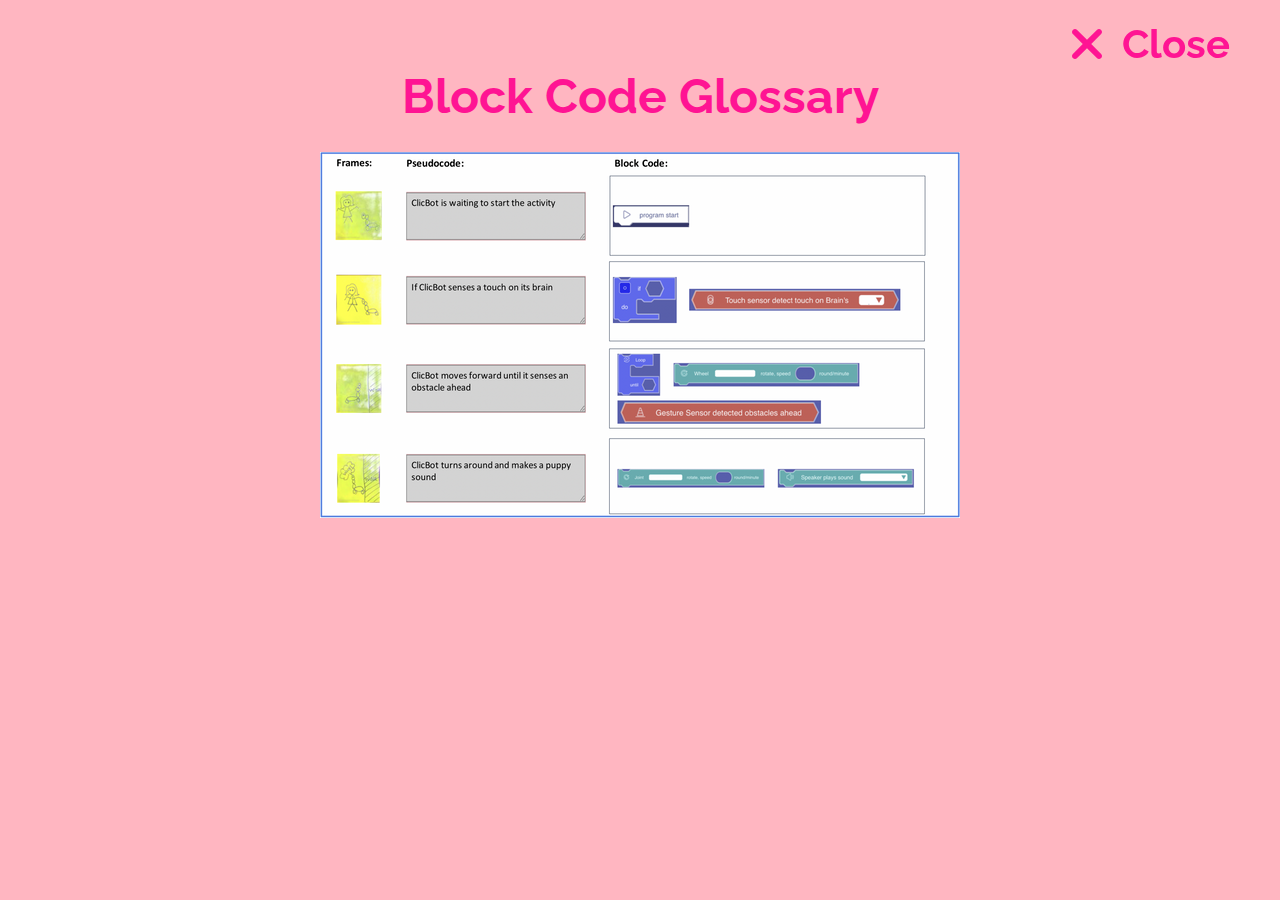
<file: myturn/block-glossary.htm>
<!DOCTYPE html>
<html>

<head>
    <meta charset="utf-8">
    <meta name="viewport" content="width=device-width, initial-scale=1">
    <title>MyTurn - Block Code Glossary</title>
    <link rel="stylesheet" type="text/css" href="style.css">
    <link rel="icon" type="image/x-icon" href="assets/images/favicon.png">
</head>

<body>
    <div class="glossary-section">
        <div class="close-glossary">
            <svg xmlns="http://www.w3.org/2000/svg" viewBox="0 0 320 512">
                <!--! Font Awesome Pro 6.1.1 by @fontawesome - https://fontawesome.com License - https://fontawesome.com/license (Commercial License) Copyright 2022 Fonticons, Inc. -->
                <path d="M310.6 361.4c12.5 12.5 12.5 32.75 0 45.25C304.4 412.9 296.2 416 288 416s-16.38-3.125-22.62-9.375L160 301.3L54.63 406.6C48.38 412.9 40.19 416 32 416S15.63 412.9 9.375 406.6c-12.5-12.5-12.5-32.75 0-45.25l105.4-105.4L9.375 150.6c-12.5-12.5-12.5-32.75 0-45.25s32.75-12.5 45.25 0L160 210.8l105.4-105.4c12.5-12.5 32.75-12.5 45.25 0s12.5 32.75 0 45.25l-105.4 105.4L310.6 361.4z" /></svg>
            <span>Close</span>
        </div>
        <h1 class="main-title">Block Code Glossary</h1>
        <img src="assets/images/block-code-glossary.png">
    </div>
</body>

</html>
</file>
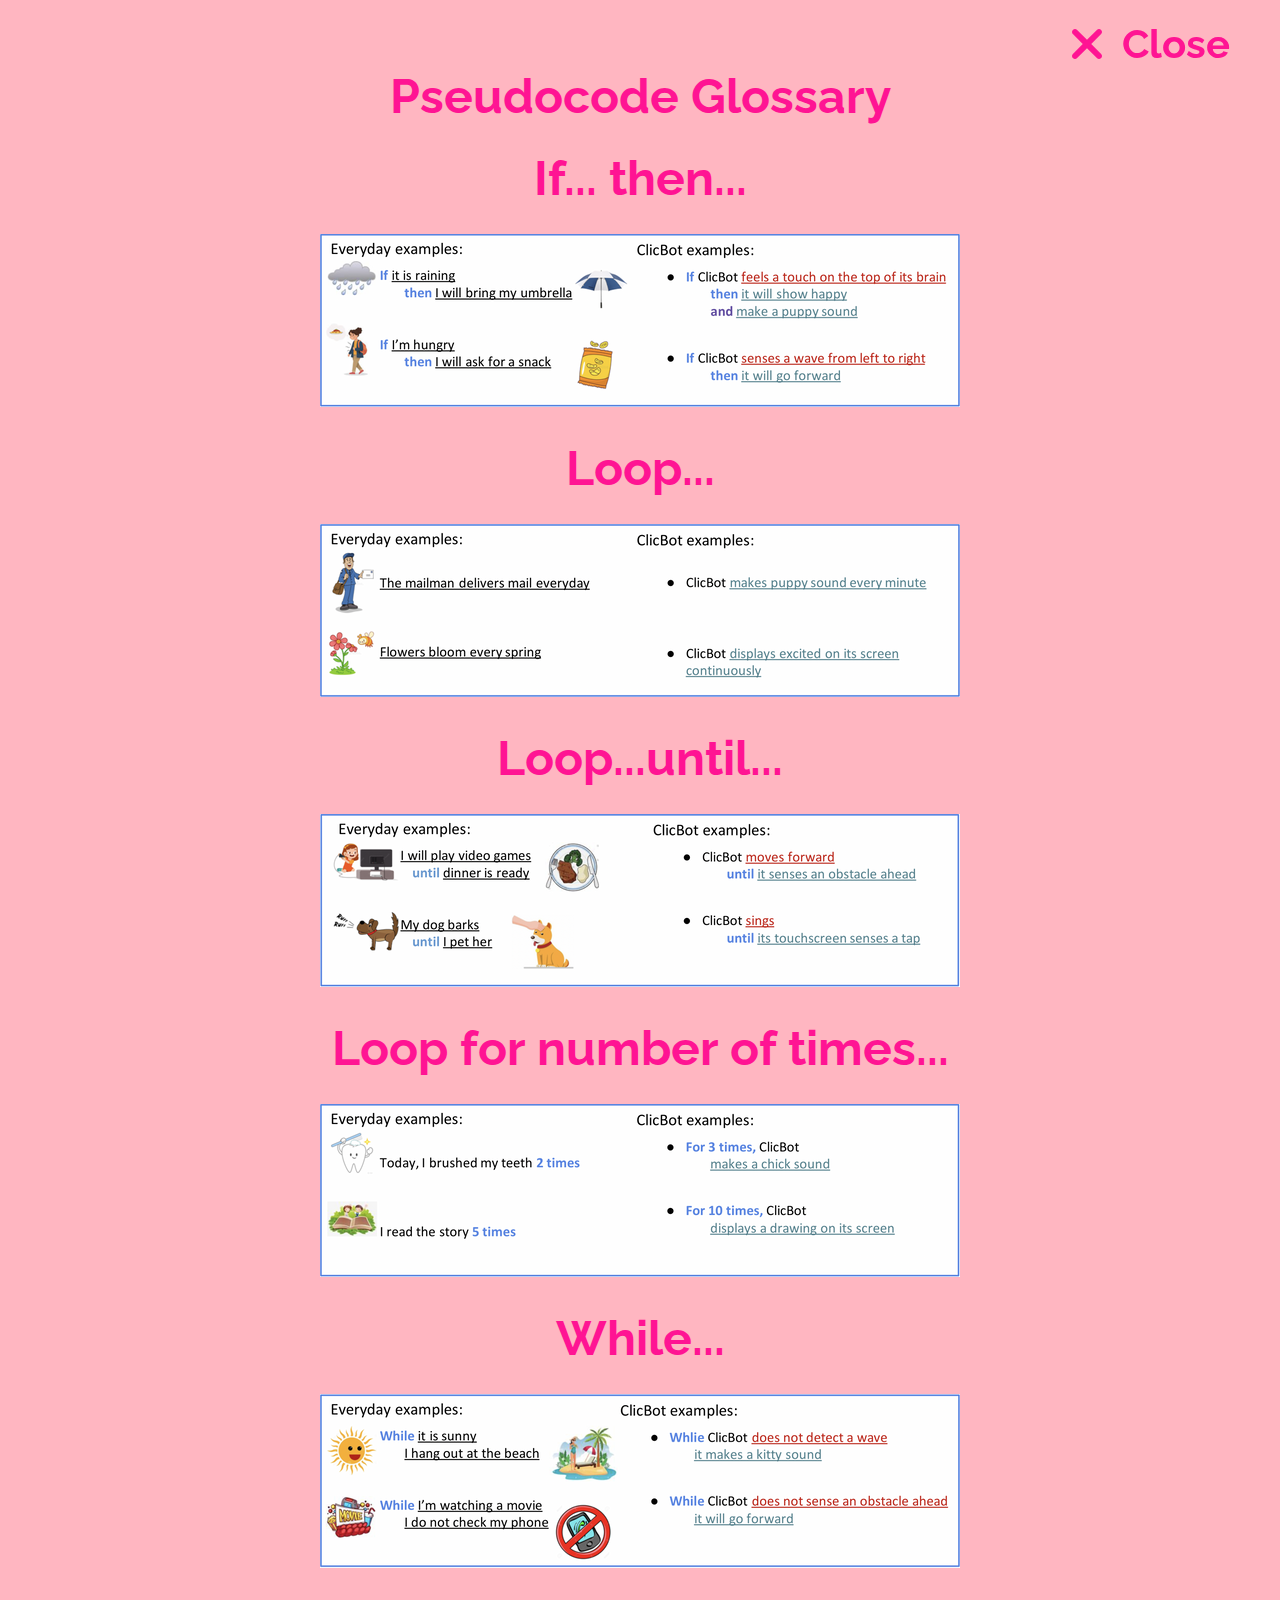
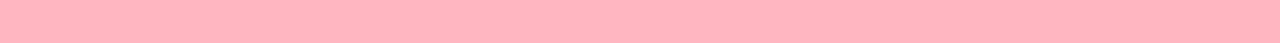
<file: myturn/pseudocode-glossary.htm>
<!DOCTYPE html>
<html>

<head>
    <meta charset="utf-8">
    <meta name="viewport" content="width=device-width, initial-scale=1">
    <title>MyTurn - Block Code Glossary</title>
    <link rel="stylesheet" type="text/css" href="style.css">
    <link rel="icon" type="image/x-icon" href="assets/images/favicon.png">
</head>

<body>
    <div class="glossary-section">
        <div class="close-glossary">
            <svg xmlns="http://www.w3.org/2000/svg" viewBox="0 0 320 512">
                <!--! Font Awesome Pro 6.1.1 by @fontawesome - https://fontawesome.com License - https://fontawesome.com/license (Commercial License) Copyright 2022 Fonticons, Inc. -->
                <path d="M310.6 361.4c12.5 12.5 12.5 32.75 0 45.25C304.4 412.9 296.2 416 288 416s-16.38-3.125-22.62-9.375L160 301.3L54.63 406.6C48.38 412.9 40.19 416 32 416S15.63 412.9 9.375 406.6c-12.5-12.5-12.5-32.75 0-45.25l105.4-105.4L9.375 150.6c-12.5-12.5-12.5-32.75 0-45.25s32.75-12.5 45.25 0L160 210.8l105.4-105.4c12.5-12.5 32.75-12.5 45.25 0s12.5 32.75 0 45.25l-105.4 105.4L310.6 361.4z" /></svg>
            <span>Close</span>
        </div>
        <h1 class="main-title">Pseudocode Glossary</h1>
        <h1 class="main-title">If... then... </h1>
        <img src="assets/images/pseudocode-glossary-if-then.png">
        <h1 class="main-title">Loop...</h1>
        <img src="assets/images/pseudocode-glossary-loop.png">
        <h1 class="main-title">Loop...until...</h1>
        <img src="assets/images/pseudocode-glossary-loop-until.png">
        <h1 class="main-title">Loop for number of times...</h1>
        <img src="assets/images/pseudocode-glossary-n-times.png">
        <h1 class="main-title">While...</h1>
        <img src="assets/images/pseudocode-glossary-while.png">
    </div>
</body>

</html>
</file>
<file: myturn/style.css>
@import url('https://fonts.googleapis.com/css2?family=Raleway:ital,wght@0,400;0,500;0,700;1,400;1,500;1,700&display=swap');

* {
    padding: 0;
    margin: 0;
    border: 0;
    outline: 0;
    box-sizing: border-box;
}

body {
    font-family: 'Raleway', sans-serif;
    font-size: 16px;
    line-height: 20px;
    background: lightpink;
}

img {
    max-width: 100%;
}

a {
    text-decoration: none;
}

ul,
ol {
    list-style: none;
}

.main-btn {
    color: black;
    font-size: 25px;
    background-color: deeppink;
    padding: 7px 15px;
    cursor: pointer;
    display: inline-block;
}

.sticky-btn {
    position: fixed;
    bottom: 10px;
    left: calc((100% - 225px) / 2);
    width: 225px;
    z-index: 9;
}

#pseudocode .sticky-btn {
    left: calc((100% - 287px) / 2);
    width: 287px;
    display: flex;
}

#pseudocode .sticky-btn>button:first-child {
    margin-right: 15px;
}

.main-title {
    color: deeppink;
    font-size: 48px;
    line-height: 52px;
    margin-bottom: 30px;
}

.clearfix {
    display: block;
    clear: both;
    float: none;
}

body>section {
    width: 100%;
    min-height: 100vh;
    text-align: center;
    display: flex;
    flex-direction: column;
    justify-content: center;
    align-items: center;
}

#home .main-title {
    margin-top: 30px;
}

#home>img,
#pre-upload>img {
    max-height: 400px;
    border: 10px solid black;
}

#pre-upload>img {
    margin-bottom: 30px;
}

#upload,
#summary {
    padding-bottom: 90px;
}

#upload .main-title {
    margin-bottom: 30px;
}

.uploads {
    display: grid;
    grid-template-columns: auto auto auto;
}

.upload-item {
    padding: 10px 10px 0;
    background: rgba(255, 255, 255, 0.5);
    margin-bottom: 5px;
    width: 225px;
    display: flex;
    flex-direction: column;
    justify-content: space-between;
    align-items: center;
}

.upload-item:not(:nth-of-type(3n)) {
    margin-right: 5px;
}

.upload-item>input[type="file"] {
    max-width: 165px;
}

.upload-item>img {
    max-height: 150px;
    width: auto;
    border: 1px dashed deeppink;
}

.upload-item>div {
    margin-top: 20px;
}

.upload-item button {
    padding: 10px;
    margin-bottom: 10px;
}

section>.row {
    max-width: 685px;
    margin-left: auto;
    margin-right: auto;
    display: flex;
    justify-content: center;
    border: 2px dashed deeppink;
    padding: 10px;
}

section#pseudocode>.row {
    max-width: 995px;
}

section>.row:not(:last-of-type) {
    margin-bottom: 10px;
}

section>.row>*:not(:last-of-type) {
    margin-right: 10px;
}

section>.row p {
    text-align: left;
    margin-bottom: 10px;
}

section>.row>div {
    display: flex;
    flex-direction: column;
    position: relative;
}

section>.row>div:first-child {
    min-width: 200px;
    max-width: 200px;
}

section>.row>div:not(:first-child) {
    flex-grow: 1;
}

section#pseudocode>.row>div:not(:first-child) {
    min-width: calc((100% - 220px) / 2);
    max-width: calc((100% - 220px) / 2);
}

section>.row>div>*:not(:last-child) {
    margin-bottom: 10px;
}

section>.row>div button {
    padding: 10px;
}

section>.row>div>div>img {
    max-height: 100px;
}

section>.row textarea,
section>.row .textarea {
    min-height: 100px;
    width: 300px;
    padding: 10px;
}

section>.row textarea {
    height: 100%;
}

section>.row .textarea {
    height: auto;
}

section textarea {
    background: white;
}

section .textarea {
    background: #e9e9ed;
    text-align: left;
}

#annotate .edit-frame,
#annotate .clear-frame {
    top: 0;
}

.annots {
    width: 100%;
    margin-top: 30px;
    display: flex;
    flex-direction: column;
    align-items: center;
}

.annots-row {
    width: 700px;
    display: flex;
    justify-content: space-between;
    margin-bottom: 10px;
    padding: 10px;
    background: rgba(255, 255, 255, 0.4);
    text-align: left;
}

.annots-row p {
    margin-bottom: 5px;
}

.annots-meta {
    width: 200px;
    position: relative;
}

.edit-frame,
.clear-frame {
    display: inline-block;
    cursor: pointer;
    text-decoration: underline;
    cursor: pointer;
}

.edit-frame,
.clear-frame {
    position: absolute;
}

.edit-frame {
    right: 0;
}

.clear-frame {
    right: 40px;
}

#pseudocode>a,
#editor>a {
    text-decoration: underline;
    color: black;
    margin-top: 10px;
}

#pseudocode>a {
    margin-bottom: 30px;
}

.update-frame {
    margin-top: 15px;
}

.annots-meta>img {
    max-height: 100px;
    margin-bottom: 10px;
}

.annots-meta>.textarea {
    min-height: 100px;
    height: auto;
    width: 100%;
    padding: 10px;
}

.annots-editor {
    width: 470px;
}

.drop-editor {
    height: calc(100% - 25px);
    border: 2px dashed deeppink;
    position: relative;
    overflow: hidden;
}

.bi {
    position: absolute;
    max-height: 50px;
}

#editor .bi {
    cursor: move;
}

.blocks {
    padding: 20px;
    background: lightblue;
    position: fixed;
    bottom: 0;
    left: 0;
    width: 100vw;
}

.blocks-group,
.blocks-items {
    display: flex;
    justify-content: center;
    flex-wrap: wrap;
}

.blocks-group button {
    font-size: 17px;
    color: white;
    background: black;
    padding: 10px 15px;
    border-radius: 4px;
    margin-bottom: 15px;
    max-width: calc((100% - 40px) / 5);
}

.blocks-group button:hover {
    background: deeppink;
    cursor: pointer;
}

.blocks-group button:not(:last-child),
.block-items img:not(:last-child) {
    margin-right: 10px;
}

.block-items img {
    max-height: 75px;
    max-width: 265px;
    display: none;
    cursor: move;
}

.blocks[data-current='0'] img[data-id="0"],
.blocks[data-current='1'] img[data-id="1"],
.blocks[data-current='2'] img[data-id="2"],
.blocks[data-current='3'] img[data-id="3"],
.blocks[data-current='4'] img[data-id="4"],
.blocks[data-current='5'] img[data-id="5"],
.blocks[data-current='6'] img[data-id="6"],
.blocks[data-current='7'] img[data-id="7"],
.blocks[data-current='8'] img[data-id="8"],
.blocks[data-current='9'] img[data-id="9"] {
    display: inline-block !important;
}

.blocks[data-current='0'] button[data-id="0"],
.blocks[data-current='1'] button[data-id="1"],
.blocks[data-current='2'] button[data-id="2"],
.blocks[data-current='3'] button[data-id="3"],
.blocks[data-current='4'] button[data-id="4"],
.blocks[data-current='5'] button[data-id="5"],
.blocks[data-current='6'] button[data-id="6"],
.blocks[data-current='7'] button[data-id="7"],
.blocks[data-current='8'] button[data-id="8"],
.blocks[data-current='9'] button[data-id="9"] {
    background: deeppink !important;
}

section#summary .row {
    max-width: 800px;
    width: 800px;
}

section#summary .summary-img {
    min-width: 100px;
    max-width: 100px;
}

section#summary .summary-texts {
    max-width: 230px;
}

#summary .textarea {
    width: 230px;
    min-height: 100px;
}

#summary .btns {
    position: fixed;
    bottom: 30px;
    width: 100%;
    left: 0;
    z-index: 9;
}

#summary .btns>*:not(:last-child) {
    margin-right: 15px;
}

.glossary-section {
    text-align: center;
    padding: 70px;
}

.glossary-section h1:not(:first-of-type) {
    margin-top: 30px;
}

.close-glossary {
    cursor: pointer;
    position: fixed;
    z-index: 9999;
    top: 20px;
    right: 50px;
    display: flex;
    justify-content: center;
    align-content: center;
}

.close-glossary span {
    line-height: 48px;
    font-size: 40px;
    color: deeppink;
    font-weight: bold;
}

.close-glossary svg {
    width: 30px;
    fill: deeppink;
    margin-right: 20px;
}

.confirmation {
    position: fixed;
    z-index: 9999999;
    top: 0;
    left: 0;
    background: rgba(249, 175, 186, .95);
}

.confirmation>div {
    display: flex;
    justify-content: center;
}

.confirmation>div>*:not(:last-child) {
    margin-right: 15px;
}

.confirmation button {
    padding: 10px 45px;
    background: deeppink;
    color: white;
    font-size: 26px;
    font-weight: bold;
    cursor: pointer;
}

.makeshift-blocks,
body[data-conf="0"] .confirmation,
#editor .annot-texts,
[data-section="1"] #pre-upload,
[data-section="1"] #upload,
[data-section="1"] #annotate,
[data-section="1"] #pseudocode,
[data-section="1"] #editor,
[data-section="1"] #summary,
[data-section="2"] #home,
[data-section="2"] #upload,
[data-section="2"] #annotate,
[data-section="2"] #pseudocode,
[data-section="2"] #editor,
[data-section="2"] #summary,
[data-section="3"] #home,
[data-section="3"] #pre-upload,
[data-section="3"] #annotate,
[data-section="3"] #pseudocode,
[data-section="3"] #editor,
[data-section="3"] #summary,
[data-section="4"] #home,
[data-section="4"] #pre-upload,
[data-section="4"] #upload,
[data-section="4"] #pseudocode,
[data-section="4"] #editor,
[data-section="4"] #summary,
[data-section="5"] #home,
[data-section="5"] #pre-upload,
[data-section="5"] #upload,
[data-section="5"] #annotate,
[data-section="5"] #editor,
[data-section="5"] #summary,
[data-section="6"] #home,
[data-section="6"] #pre-upload,
[data-section="6"] #upload,
[data-section="6"] #annotate,
[data-section="6"] #pseudocode,
[data-section="6"] #summary,
[data-section="7"] #home,
[data-section="7"] #pre-upload,
[data-section="7"] #upload,
[data-section="7"] #annotate,
[data-section="7"] #pseudocode,
[data-section="7"] #editor {
    display: none !important;
}

@media screen and (min-width: 701px) {
    body>section {
        padding: 50px;
    }
}

@media screen and (max-width: 700px) {
    .main-title {
        padding: 0 50px;
    }
}
</file>
